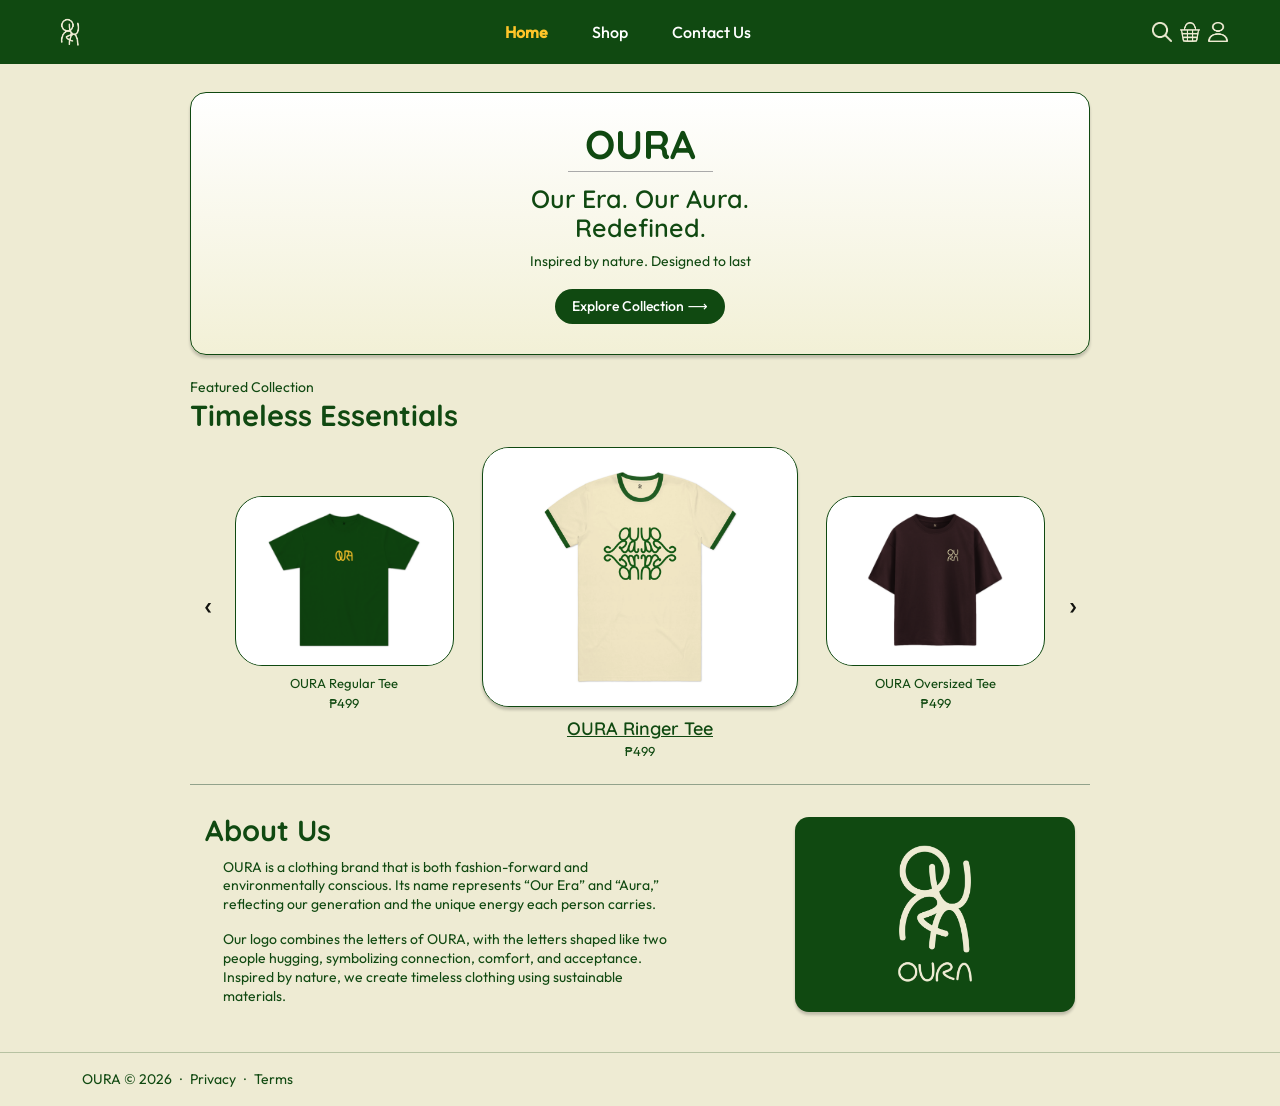
<file: index.html>
<!DOCTYPE html>
<html lang="en">
<head>
  <meta charset="UTF-8">
  <meta name="viewport" content="width=device-width, initial-scale=1">
  <title>Home | OURA</title>
  <!-- Bootstrap helps the page adjust to different screen sizes. -->
  <link href="https://cdn.jsdelivr.net/npm/bootstrap@5.3.3/dist/css/bootstrap.min.css" rel="stylesheet">
 
  <link href="home.css" rel="stylesheet">
</head>
<body>
  <!-- NAVIGATION: logo, page links, and small icons -->
  <header>
    <nav class="navbar site-nav" data-bs-theme="dark" aria-label="Main navigation">
      <div class="container">
        <a class="navbar-brand" href="index.html">
          <img src="images/oura-logo.png" alt="OURA home" height="36">
        </a>
        <button class="navbar-toggler" type="button" aria-label="Open menu"
                aria-expanded="false" aria-controls="homeMenu" id="menuButton">
          <span class="navbar-toggler-icon"></span>
        </button>
        <div class="home-menu" id="homeMenu">
          <ul class="navbar-nav home-links">
            <li class="nav-item"><a class="nav-link active" aria-current="page" href="index.html">Home</a></li>
            <li class="nav-item"><a class="nav-link" href="#featured-collection">Shop</a></li>
            <li class="nav-item"><a class="nav-link" href="contact.html">Contact Us</a></li>
          </ul>
          <div class="nav-icons d-flex align-items-center gap-3">
            <a href="#featured-collection" aria-label="Browse products"><img src="images/icon-search.png" alt=""></a>
            <a href="#featured-collection" aria-label="Browse shirts to order"><img src="images/icon-basket.png" alt=""></a>
            <a href="contact.html" aria-label="Contact OURA"><img src="images/icon-person.png" alt=""></a>
          </div>
        </div>
      </div>
    </nav>
  </header>

  <main class="container home-content">
    <!-- hero line, tagline and clickable button -->
    <section class="hero text-center" aria-labelledby="home-title">
      <h1 id="home-title">OURA</h1>
      <div class="hero-line"></div>
      <p class="hero-tagline">Our Era. Our Aura.<br>Redefined.</p>
      <p class="hero-description">Inspired by nature. Designed to last</p>
      <a class="btn hero-button" href="#featured-collection">Explore Collection <span aria-hidden="true">⟶</span></a>
    </section>

    <!-- PRODUCTS: JavaScript adds the three shirt cards here -->
    <section class="collection" id="featured-collection" aria-labelledby="collection-title">
      <p class="section-label">Featured Collection</p>
      <h2 id="collection-title">Timeless Essentials</h2>
      <div class="product-carousel">
        <button type="button" class="carousel-arrow" id="previousProduct" aria-label="Previous product">‹</button>
        <div class="product-grid" id="productCards" aria-live="polite"></div>
        <button type="button" class="carousel-arrow" id="nextProduct" aria-label="Next product">›</button>
      </div>
    </section>

    <!-- text on the left and logo on the right  -->
    <section class="about-section" aria-labelledby="about-title">
      <div class="about-text">
        <h2 id="about-title">About Us</h2>
        <p>OURA is a clothing brand that is both fashion-forward and environmentally conscious. Its name represents “Our Era” and “Aura,” reflecting our generation and the unique energy each person carries.</p>
        <p>Our logo combines the letters of OURA, with the letters shaped like two people hugging, symbolizing connection, comfort, and acceptance. Inspired by nature, we create timeless clothing using sustainable materials.</p>
      </div>
      <div class="about-image">
        <img class="about-logo" src="images/oura-primary-logo.png" alt="OURA brand logo with two people hugging">
      </div>
    </section>
  </main>

  <!-- FOOTER: links at the bottom of the page. linked to privacy and terms -->
  <footer class="site-footer py-3">
    <div class="container d-flex flex-wrap gap-2">
      <span>OURA &copy; 2026</span>
      <span aria-hidden="true">&middot;</span>
      <a href="privacy.html">Privacy</a>
      <span aria-hidden="true">&middot;</span>
      <a href="privacy.html#terms-of-service">Terms</a>
    </div>
  </footer>

  <script type="module" src="https://cdn.jsdelivr.net/npm/bootstrap@5.3.3/dist/js/bootstrap.bundle.min.js"></script>
  <!-- This file makes the carousel arrows and mobile menu work. -->
  <script src="home.js"></script>
</body>
</html>
</file>
<file: home.css>
/* This file is just for our homepage. We keep the design here. */

@font-face {
  font-family: "Outfit";
  src: url("fonts/Outfit-Regular.ttf") format("truetype");
  font-weight: 400;
  font-style: normal;
  font-display: swap;
}

@font-face {
  font-family: "Outfit";
  src: url("fonts/Outfit-Medium.ttf") format("truetype");
  font-weight: 500;
  font-style: normal;
  font-display: swap;
}

@font-face {
  font-family: "Quicksand";
  src: url("fonts/Quicksand-SemiBold.ttf") format("truetype");
  font-weight: 600;
  font-style: normal;
  font-display: swap;
}

@font-face {
  font-family: "Quicksand";
  src: url("fonts/Quicksand-Bold.ttf") format("truetype");
  font-weight: 700;
  font-style: normal;
  font-display: swap;
}

/* These are our main colors and fonts. */
:root {
  --green: #104911;
  --cream: #EEEBD3;
  --gold: #FFC529;
  --text: #12130F;
  --font-body: "Outfit", system-ui, -apple-system, "Segoe UI", sans-serif;
  --font-heading: "Quicksand", system-ui, -apple-system, "Segoe UI", sans-serif;
}

/* this give the whole page its cream background and main font. */
body {
  font-family: var(--font-body);
  font-weight: 400;
  color: var(--text);
  background: var(--cream);
  min-height: 100vh;
  display: flex;
  flex-direction: column;
}

main {
  flex: 1;
}

/* This is the green menu bar at the top. */
.site-nav {
  background: var(--green);
}

.site-nav .drawer {
  background-color: var(--green);
}

.site-nav .nav-link {
  font-family: var(--font-body);
  color: #fff;
  font-weight: 500;
  padding: 0.5rem 1rem;
}

.site-nav .nav-link:hover,
.site-nav .nav-link.active {
  color: var(--gold) !important;
  font-weight: 600;
}

.nav-icons img {
  width: 20px;
  height: 20px;
  display: block;
}

.nav-icons a:hover img {
  opacity: 0.7;
}

/* FOOTER
   This is the small area at the bottom of the page. */
.site-footer {
  border-top: 1px solid rgba(16, 73, 17, 0.25);
  font-size: 0.875rem;
  color: var(--green);
}

.site-footer a {
  color: var(--green);
  text-decoration: none;
}

.site-footer a:hover {
  text-decoration: underline;
  text-underline-offset: 3px;
}

/* HOMEPAGE STYLES
   These rules control the homepage layout and design. */
html { scroll-behavior: smooth; }
.home-content { max-width: 1060px; }
.home-content h1, .home-content h2 { font-family: var(--font-heading); color: var(--green); }
a:focus-visible, button:focus-visible { outline: 3px solid var(--gold); outline-offset: 3px; }

/* Keep the links centered like the mockup. */
.site-nav .container { display: flex; align-items: center; justify-content: space-between; }
.home-menu { display: flex; align-items: center; flex: 1; }
.home-links { display: flex; flex-direction: row; gap: 18px; margin: auto; }
.home-links .nav-link { color: white; }
.home-links .nav-link.active { color: var(--gold) !important; }
.nav-icons a { padding: 6px; }
.navbar-toggler { display: none; }

/* HERO SECTION
   This is the large rounded box with the OURA nameand tagline. */
.hero {
  margin: 28px auto 22px;
  padding: 27px 20px 30px;
  max-width: 900px;
  border: 1.5px solid var(--green);
  border-radius: 16px;
  background: linear-gradient(#fff, #f2f0d6);
  box-shadow: 0 3px 3px #0003;
}
.hero h1 { font-size: 40px; font-weight: 700; margin: 0; }
.hero-line { width: 145px; border-bottom: 1px solid #aaa; margin: 3px auto 13px; }
.hero-tagline { font-family: var(--font-heading); font-size: 25px; line-height: 1.15; font-weight: 600; color: var(--green); margin-bottom: 8px; }
.hero-description { font-family: var(--font-body); font-weight: 400; color: var(--green); margin-bottom: 17px; }
.hero-button { font-family: var(--font-body); font-weight: 500; background: var(--green); color: white; border-radius: 30px; padding: 6px 16px; font-size: 14px; }
.hero-button:hover { background: #0b350c; color: var(--gold); }

.collection { max-width: 900px; margin: auto; scroll-margin-top: 15px; }
.section-label { margin: 0; color: var(--green); }
.collection h2 { font-size: 29px; font-weight: 700; margin: 0 0 15px; }
.product-carousel { display: flex; align-items: center; gap: 10px; }
.product-grid { flex: 1; display: grid; grid-template-columns: 1fr 1.45fr 1fr; gap: 28px; align-items: center; }
.product-item { text-align: center; min-width: 0; }
.product-image-box {
  display: flex;
  align-items: center;
  justify-content: center;
  height: 170px;
  padding: 0;
  border: 1px solid var(--green);
  border-radius: 27px;
  background: white;
  overflow: hidden;
}

.product-image-box img {
  display: block;
  width: 100%;
  height: 100%;
  object-fit: cover;
  transform: scale(1.15);
}

.product-item.featured .product-image-box {
  height: 260px !important;
  box-shadow: 0 3px 3px #0003;
}

.product-item.featured .product-image-box img {
  transform: scale(1.2);
}

.product-name { display: block; margin-top: 8px; color: var(--green); font-size: 13px; text-decoration: none; }
.product-name:hover, .product-name:focus-visible { text-decoration: underline; }
.product-item.featured .product-name { font-family: var(--font-heading); font-weight: 700; font-size: 18px; text-decoration: underline; }
.product-price { margin: 0; color: var(--green); font-size: 13px; }
.carousel-arrow { background: transparent; border: 0; color: var(--text); font-size: 30px; min-width: 35px; min-height: 44px; }
.carousel-arrow:hover { color: var(--green); }

/* ABOUT US
   On a computer, the text is on the left and the logo is on the right. */
.about-section {
  max-width: 900px;
  margin: 22px auto 30px;
  padding: 28px 15px 0;
  border-top: 1px solid #92a28b;
  display: grid;
  grid-template-columns: minmax(0, 1.35fr) minmax(0, 1fr);
  align-items: center;
  gap: 30px;
}
.about-text { min-width: 0; }
.about-section h2 { font-size: 29px; font-weight: 700; margin: 0 0 10px; }
.about-section p {
  font-family: var(--font-body);
  font-size: 14px;
  line-height: 1.35;
  color: var(--green);
  margin: 0 0 16px 18px;
}
.about-image {
  width: 100%;
  max-width: 280px;
  height: 195px;
  justify-self: end;
  background: var(--green);
  border-radius: 14px;
  box-shadow: 0 3px 3px #0003;
  overflow: hidden;
  display: flex;
  align-items: center;
  justify-content: center;
}
.about-logo {
  display: block;
  height: 100%;
  width: 100%;
  object-fit: contain;
}
/* Keep the font sizes and the images consistent with the wireframe. */
.home-links .nav-link { font-family: var(--font-body); font-weight: 500; font-size: 18px; }
.section-label { font-size: 14px; }
.hero-description { font-size: 14px; }
.product-image-box img { display: block; width: 100%; height: 100%; object-fit: contain; }
.product-item.featured .product-name { font-weight: 600; }

/* SMALL SCREENS
   These changes help the website fit on phones. */
@media (max-width: 767px) {
  .navbar-toggler { display: block; margin-left: auto; }
  .home-menu { display: none; flex-basis: 100%; flex-direction: column; align-items: flex-start; padding: 12px 0; }
  .home-menu.open { display: flex; }
  .site-nav .container { flex-wrap: wrap; }
  .home-links { flex-direction: column; margin: 0; gap: 0; }
  .nav-icons { margin-top: 8px; }
  .hero { padding: 25px 14px; }
  .product-grid { gap: 8px; }
  .product-image-box { height: 115px; border-radius: 16px; padding: 5px; }
  .product-item.featured .product-image-box { height: 160px; }
  .product-name { font-size: 11px; overflow-wrap: anywhere; }
  .product-item.featured .product-name { font-size: 13px; }
  .carousel-arrow { min-width: 22px; font-size: 25px; }
  .about-section { grid-template-columns: 1fr; gap: 12px; }
  .about-image { justify-self: center; }
  .about-section p { margin-left: 0; }
}
@media (prefers-reduced-motion: reduce) { html { scroll-behavior: auto; } }

/* Set the font style for homepage headings and text. */
.home-content h1, .home-content h2 { font-family: var(--font-heading); font-weight: 700; }
.home-content p, .home-content a { font-family: var(--font-body); }
.hero-tagline { font-family: var(--font-heading) !important; font-weight: 600; }
.product-item.featured .product-name { font-family: var(--font-heading); }

/* Set the font style for the homepage menu. */
.site-nav .home-links .nav-link {
  font-family: var(--font-body);
  font-size: 16px;
  font-weight: 500;
  padding: 0.5rem 1rem;
  color: #fff;
}
.site-nav .home-links .nav-link.active,
.site-nav .home-links .nav-link:hover {
  font-weight: 600;
  color: var(--gold) !important;
}
/* Keep the logo beside the text, aligned at the top of About Us. */
@media (min-width: 768px) {
  .about-section { align-items: start; }
  .about-image { align-self: start; margin-top: 4px; }
}

@media (min-width: 768px) {
  .site-nav .home-links {
    gap: 12px;
  }

  .site-nav .nav-icons {
    gap: 8px !important;
  }

  .site-nav .navbar-brand {
    padding-block: 6px;
  }

  .site-nav .nav-icons a {
    padding: 0;
  }
}

@media (min-width: 1200px) {
  .site-nav > .container {
    max-width: 1200px;
  }
}
</file>
